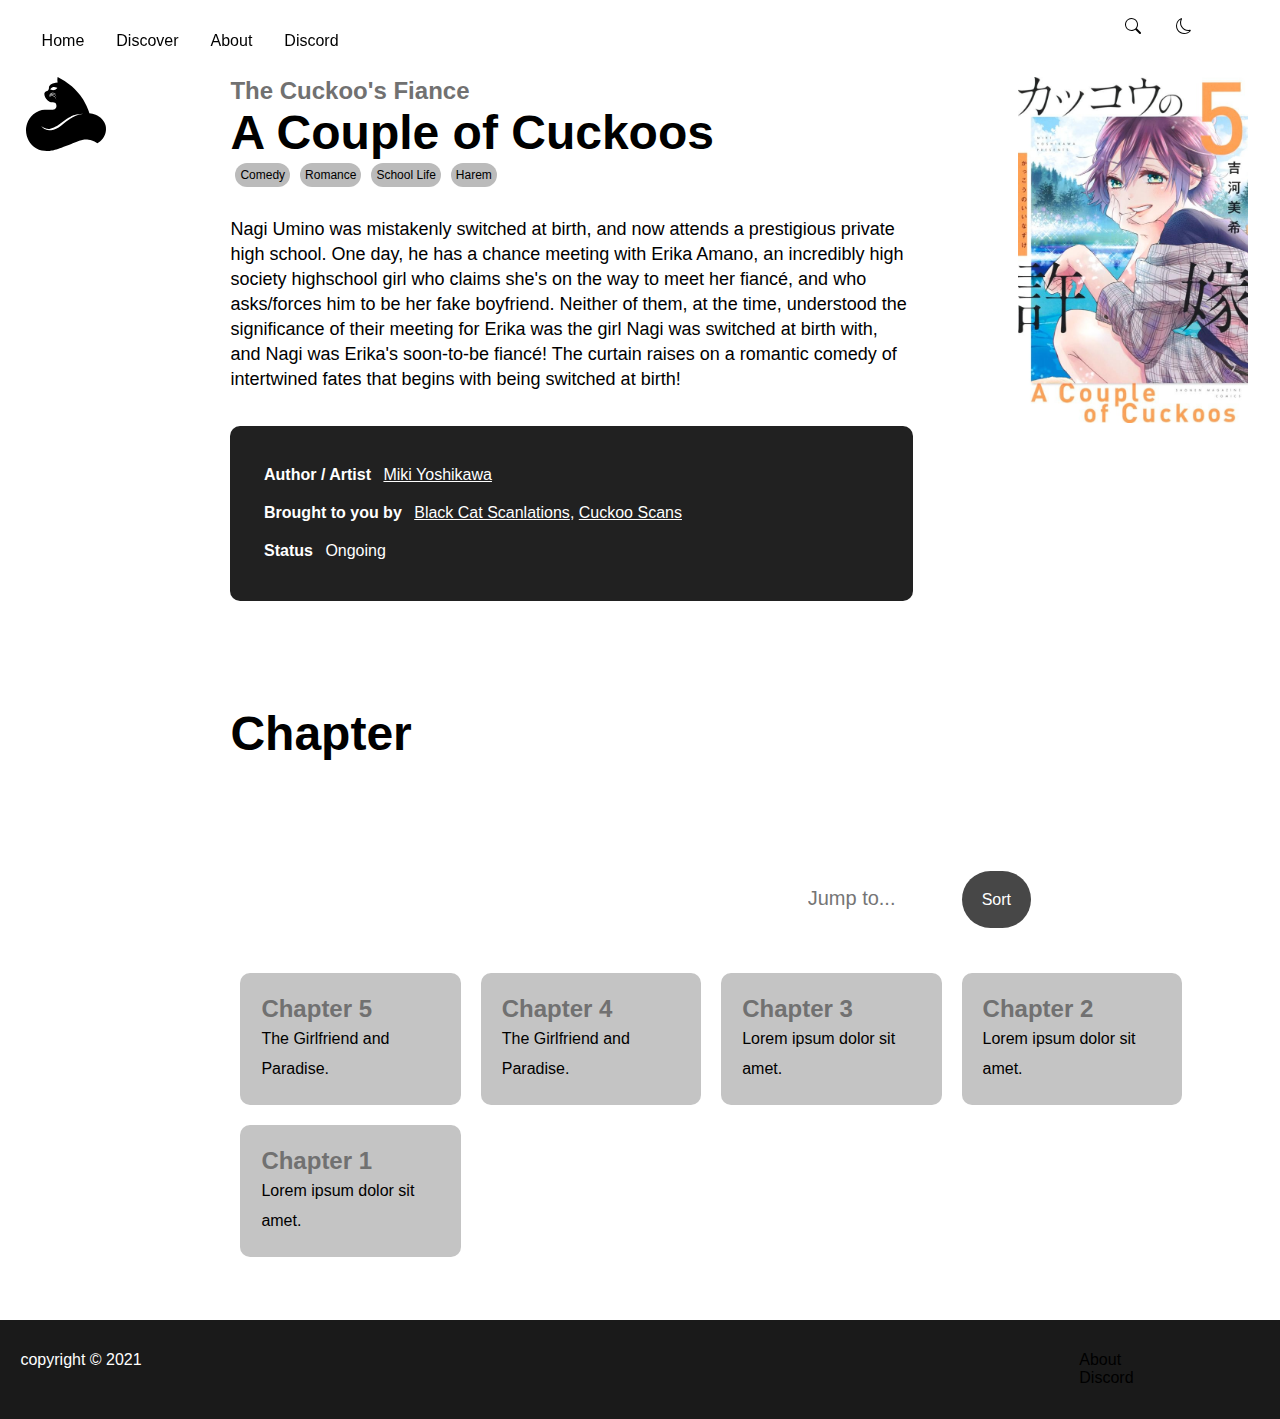
<file: A_Couple_of_Cuckoos.html>
<!DOCTYPE html>
<html lang="en">

    <head>
        <meta charset="UTF-8">
        <meta http-equiv="X-UA-Compatible" content="IE=edge">
        <meta name="viewport" content="width=device-width, initial-scale=1.0">
        <link rel="preconnect" href="https://fonts.googleapis.com">
        <link rel="preconnect" href="https://fonts.gstatic.com" crossorigin>
        <link href="https://fonts.googleapis.com/css2?family=Prompt:wght@300&display=swap" rel="stylesheet">
        <!-- <link rel="stylesheet" href="https://cdn.jsdelivr.net/npm/bootstrap@5.0.2/dist/css/bootstrap.min.css"> -->
        <link rel="stylesheet" href="https://cdn.jsdelivr.net/npm/bootstrap-icons@1.5.0/font/bootstrap-icons.css">
        <script src="https://cdn.jsdelivr.net/npm/bootstrap@5.0.2/dist/js/bootstrap.bundle.min.js"></script>
        <script src="https://ajax.googleapis.com/ajax/libs/jquery/3.4.1/jquery.min.js"></script>
        <script src="https://cdnjs.cloudflare.com/ajax/libs/popper.js/1.14.7/umd/popper.min.js"></script>
        <script src="https://maxcdn.bootstrapcdn.com/bootstrap/4.3.1/js/bootstrap.min.js"></script>
        <link rel="stylesheet"
            href="https://cdnjs.cloudflare.com/ajax/libs/font-awesome/4.7.0/css/font-awesome.min.css">
        <title>A Couple of Cuckoos</title>
        <style>
            * {
                font-family: 'Noto Sans', sans-serif;
                margin: 0;
                padding: 0;
                transition: 0.4s;
            }

            body {
                margin-top: 6%;
                margin-left: 18%;
                background: white;
                color: black;
            }

            .main-container {
                width: 65%;
                float: left;
            }

            h2 {
                color: #717171;
            }

            h1 {
                font-size: 3em;
            }

            .btn-contain {
                margin-top: 5px;
            }

            .btn {
                background: #bbbbbb;
                width: auto;
                height: auto;
                padding: 5px;
                text-align: center;
                margin: 5px;
                border-radius: 20px;
                font-size: 12px;
            }

            .btn:hover {
                color: #000;
                background: #FFF;
                transition: 0.4s;
                cursor: pointer;
            }

            .content {
                margin-top: 5%;
                font-size: 18px;
                line-height: 25px;
            }

            .category {
                margin-top: 5%;
                background: #212121;
                padding-top: 3%;
                padding-bottom: 3%;
                padding-left: 2%;
                color: #FFF;
                border-radius: 10px;
            }

            .category a {
                color: #FFF;

            }

            .category a:hover {
                text-decoration-color: #717171;
            }

            .category p {
                margin: 20px;
            }

            .img-title img {
                width: 100%;
                border-radius: 10px;
            }

            .img-title {
                width: 22%;
                height: auto;
                border-radius: 10px;
                float: left;
                margin-left: 10%;
            }

            .row:after {
                content: "";
                display: table;
                clear: both;
            }

            .chapter-head {
                float: left;
                margin-top: 10%;
            }

            .sort-btn {
                float: left;
                margin-top: 12%;
                margin-left: 55%;
            }

            .sort-btn input {
                background: none;
                color: #FFF;
                border: none;
                border-bottom: 1px solid #FFF;
                font-size: 20px;
                width: 40%;
            }

            .sort-btn #spanl {
                background: #474747;
                color: #FFF;
                padding: 20px;
                border-radius: 30px;
                margin-left: 10px;
            }

            .sort-btn #spanl:hover {
                background: #FFF;
                color: #000;
                padding: 20px;
                border-radius: 30px;
                transition: 0.4s;
                cursor: pointer;
            }

            .chapter-option {
                margin-top: 5%;
                width: 100%;
            }

            .chapter {
                background: #212121;
                float: left;
                margin: 10px;
                width: 17%;
                padding: 2%;
                border-radius: 10px;
                line-height: 30px;
            }

            .chapterd:hover {
                background: #C4C4C4;
                margin: 10px;
                transition: 0.4s;
                color: #000;
                cursor: pointer;
            }

            .chapterd {
                background: #212121;
                color: #fff;
                float: left;
                margin: 10px;
                width: 17%;
                padding: 2%;
                border-radius: 10px;
                line-height: 30px;
            }

            .chapterl:hover {
                background: #212121;
                margin: 10px;
                transition: 0.4s;
                color: #fff;
                cursor: pointer;
            }

            .chapterl {
                background: #C4C4C4;
                color: #000;
                float: left;
                margin: 10px;
                width: 17%;
                padding: 2%;
                border-radius: 10px;
                line-height: 30px;
            }

            .bottom-credit {
                background: hsl(0, 0%, 10%);
                padding: 3%;
                margin-left: -23%;
                color: white;
                margin-top: 5%;
            }

            .copyright {
                float: left;
                width: 25%;
            }

            .link {
                float: left;
                width: 10%;
                margin-left: 60%;
            }

            .link a {
                margin-left: 15px;
                color: #000;
                text-decoration: none;
            }

            .link a:hover {
                text-decoration: underline;
            }

            /* .nav-bar {
                position: fixed;
                margin-left: -18%;
                margin-top: -5.5%;
                padding: 2%;
            } */

            .menu {
                width: 50%;
                display: flex;
                flex-direction: row;
                float: left;
            }

            .menu a {
                margin-left: 35%;
                font-size: 16px;
                font-weight: bold;
                text-decoration: none;
                color: #FFF;
            }

            /* .logo {
                width: 50%;
                height: auto;
                margin: 5px 10px;
            }

            .logo img {
                width: 100%;
            } */

            /* .mode {
                position: fixed;
                width: 25%;
                float: left;
                margin-left: 75%;
                margin-top: -4%;
            }

            .mode button {
                border: none;
                background: none;
                width: 8%;
            }

            .mode button img {
                width: 100%;
                border-radius: 50%;
                filter: invert(100%);
            }

            .mode button img:hover {
                filter: invert(0%);
                transition: 0.4s;
                cursor: pointer;
            } */
            i {
                margin-left: 20%;
            }

            .hicon {
                position: fixed;
                margin-left: -16%;
            }

            .homeicond {
                fill: white;
            }

            .homeicon {
                fill: black;
            }

            .iconl {
                color: #000;
            }

            .iconl:hover {
                color: #fff
            }

            .icond {
                color: #fff;
            }

            .icond:hover {
                color: hsl(0, 0%, 10%);
            }

            .circle-iconl {
                margin-left: 60%;
                padding: 0.2%;
                border-radius: 50%;

            }

            .circle-iconl:hover {
                background: hsl(0, 0%, 10%);
                padding: 0.8%;
                border-radius: 50%;
            }

            .circle-icond:hover {
                background: #fff;
                padding: 0.8%;
                border-radius: 50%;
            }

            .circle-icond {
                padding: 0.2%;
                border-radius: 50%;
                margin-left: 60%;

            }

            .dark-mode {
                background-color: hsl(0, 0%, 10%);
                color: white;
            }

            ul {
                position: fixed;
                top: 0;
                width: 100%;
                list-style-type: none;
                margin-left: -16%;
                padding: 0;
                overflow: hidden;
            }

            .light :hover {
                color: black;
            }

            .dark a {
                color: white;
            }

            li {
                float: left;
            }

            li a {
                display: block;
                color: black;
                padding: 14px 16px;
                text-decoration: none;
            }

            li a:hover {
                text-decoration: underline;
            }
        </style>
    </head>

    <body>
        <ul><br>
            <li class="light" id="nav"><a href="/index.html">Home</a></li>
            <li class="light" id="nav1"><a href="/discover.html">Discover</a></li>
            <li class="light" id="nav2"><a href="/about.html">About</a></li>
            <li class="light" id="nav3"><a href="#about">Discord</a></li>
            <i id="search" class="bi bi-search circle-iconl iconl" style="cursor:pointer;" animation="throb"></i>
            <i id="screenmode" class="bi bi-moon circle-iconl iconl" onclick="darkmode()"
                style="cursor:pointer;margin-left:2%;" animation="throb"></i>
        </ul>
        <a class="hicon" href="/index.html" style="cursor:pointer;">
            <svg>
                <path id="homei" class="homeicon"
                    d="M57.192 36.691c-1.344.232-2.616.55-3.785.906-.658.2-3.258.995-6.567 2.69 0 0-.95.486-1.872 1.017-6.905 3.975-12.915 11.81-19.835 11.958-4.732.101-7.836-2.119-7.836-2.119a10.56 10.56 0 01-1.994-1.852c.148.11 2.58 1.846 5.304 2.485 4.009.94 9.695-2.557 11.425-3.643 2.08-1.305 1.59-1.312 5.774-4.195a123.864 123.864 0 015.546-3.596c.782-.479 1.446-.863 1.626-.966 1.398-.804 4.684-2.243 12.214-2.685zm-25.787-25.78s-1.76 1.825-3.386 2.152c-1.538.309-3.808-.628-3.808-.628s1.446-1.959 3.041-2.357c1.81-.45 4.153.832 4.153.832zm-8.189 8.294c.183-1.603 1.306-2.928 2.802-3.331 2.467-.66 4.267 1.638 4.236 1.692-.03.054-1.934-1.724-3.941-1.302-1.499.315-2.486 1.737-3.097 2.941zm.079.495c.545-1.52 1.938-2.556 3.484-2.607 2.55-.085 3.786 2.563 3.744 2.607-.041.045-1.496-2.115-3.544-2.159-1.531-.035-2.815 1.128-3.684 2.159zm0 .445c.986-1.277 2.631-1.832 4.118-1.401 2.45.708 2.808 3.608 2.755 3.64-.064 0-.777-2.48-2.704-3.154-1.446-.505-3.024.204-4.17.915zM10.047 71.304c5.176 3.064 10.547 2.765 13.451 2.604 2.8-.156 5.057-.674 10.272-2.54.511-.186 1.053-.382 1.626-.593l.167-.062a285.915 285.915 0 004.271-1.613c2.057-.797 3.86-1.524 5.46-2.18 1.015-.416 1.95-.803 2.817-1.16 4.013-1.661 6.589-2.705 9.094-3.112 1.29-.207 2.558-.248 3.994-.117.824.072 1.797.212 2.904.481.108.026.22.055.33.083.466.124.957.268 1.467.442 1.63.552 3.463 1.384 5.444 2.645 1.389-.74 3.776-2.255 5.706-5.03.53-.761 4.236-6.265 2.482-12.807-.61-2.282-1.733-4.13-3.02-5.6-1.174-1.344-2.483-2.377-3.652-3.145 0-.003-.004-.003-.004-.003a20.758 20.758 0 00-3.242-1.73c-2.056-.892-4.157-1.353-6.209-1.509a61.278 61.278 0 00-.83-2.566 56.212 56.212 0 00-4.442-9.66c-.89-1.536-4.837-8.157-12.364-14.765A63.239 63.239 0 0031.66 0s-.678 3.168 0 5.515a20.39 20.39 0 00-3.925.756c-1.607.48-2.456.744-3.287 1.55-.501.482-1.306 1.267-1.468 2.419-.095.71.07 1.414-.393 2.306-.073.14-.187.356-.4.59-.561.636-1.175.7-1.86 1.035 0 0-.92.452-1.545 1.27-1.267 1.655.298 5.469 2.495 7.66.77.768 2.258 2.251 3.935 2.172.336-.016.922-.108 1.795-.006.573.069 1.31.155 1.88.495.05.03.1.062.149.097 1.27.887 1.879 3.16 1.04 4.783-.6 1.16-1.745 1.614-2.379 1.865a4.991 4.991 0 01-1.673.355c-.717.038-1.553-.024-2.765-.076-1.426-.064-2.853-.02-4.28-.08-3.469-.149-8.226 1.753-11.625 4.525C.726 42.642.11 50.696.037 51.918c-.475 7.875 3.618 15.601 10.01 19.386">
                </path>
            </svg>
        </a>
        </div>

        <div class="row">
            <div class="main-container">
                <div class="title-contain" id="title-contain">
                    <!--<h2>Another Title Name</h2>
                    <h1>Alya, Who Sits Next to Me, Sometimes Whispers Sweet Nothings in Russian</h1> -->
                </div>
                <div class="btn-contain" id="genre-btn">
                    <!--<span class="btn">Action</span>
                    <span class="btn">Romance</span>
                    <span class="btn">Historical</span>
                    <span class="btn">genre</span>-->
                </div>

                <div class="content" id="detail">
                    <!--Lorem ipsum dolor sit amet consectetur adipisicing elit. Consectetur, eveniet dicta rerum cupiditate
                    deserunt consequatur delectus eligendi exercitationem dignissimos, cumque accusantium quaerat totam
                    non.
                    Vel
                    mollitia eligendi fugit cupiditate in, eos error laboriosam quidem. Neque quis tempore voluptatem
                    culpa
                    iure. Odio sequi est perferendis fugit doloremque nisi quod maxime explicabo. -->
                </div>

                <div class="category">
                    <p id="author"><b>Author / Artist &ensp;</b></p>
                    <p id="group"><b>Brought to you by &ensp;</b></p>
                    <p id="status"><b>Status &ensp;</b></p>
                </div>
            </div>

            <div class="img-title" id="img-title">
                <img src="img/A Couple of Cuckoos.jpg">
            </div>
        </div>

        <div class="row">
            <div class="chapter-head">
                <h1>Chapter</h1>
            </div>

            <div class="sort-btn">
                <input type="text" placeholder="Jump to..." id="jump-to">
                <span id="spanl">Sort</span>
            </div>
        </div>

        <div class="chapter-option">
            <div class="row">
                <a href="mangacontent/acoupleofcuckoosfirst.html">
                    <div id="chap" class="chapterl">
                        <h2>Chapter 5</h2>
                        <p>The Girlfriend and Paradise.</p>
                    </div>
                </a>

                <a href="mangacontent/acoupleofcuckoossecon.html">
                    <div id="chap1" class="chapterl">
                        <h2>Chapter 4</h2>
                        <p>The Girlfriend and Paradise.</p>
                    </div>
                </a>

                <div id="chap2" class="chapterl">
                    <h2>Chapter 3</h2>
                    <p>Lorem ipsum dolor sit amet.</p>
                </div>

                <div id="chap3" class="chapterl">
                    <h2>Chapter 2</h2>
                    <p>Lorem ipsum dolor sit amet.</p>
                </div>
            </div>

            <div class="row">
                <div id="chap4" class="chapterl">
                    <h2>Chapter 1</h2>
                    <p>Lorem ipsum dolor sit amet.</p>
                </div>
            </div>
        </div>

        <div class="bottom-credit" id="credit">
            <div class="row">
                <div class="copyright">
                    copyright © 2021
                </div>
                <div class="link">
                    <a href="#">About</a>
                    <a href="#">Discord</a>
                </div>
            </div>
        </div>

        <script>
            let requestURL = 'manga.json';
            let request = new XMLHttpRequest();
            request.onreadystatechange = function () {
                if (request.readyState == 4 && request.status == 200) {
                    mangaInfo(JSON.parse(request.responseText));
                }
            };
            request.open("GET", requestURL, true);
            request.send();

            function mangaInfo(data) {
                var content = data.content;
                var parent, h2, h1, span;

                parent = document.getElementById("title-contain");
                h2 = document.createElement("h2");
                var anotherTitle = document.createTextNode(content[0].anotherTitle[0]);
                h2.appendChild(anotherTitle);
                parent.appendChild(h2);

                h1 = document.createElement("h1");
                var title = document.createTextNode(content[0].title);
                h1.appendChild(title);
                parent.appendChild(h1);
                document.getElementById("detail").innerHTML = content[0].detail;

                parent = document.getElementById("genre-btn");
                for (let i = 0; i < content[0].genre.length; i++) {
                    span = document.createElement("span");
                    span.setAttribute("class", "btn");

                    var genre = document.createTextNode(content[0].genre[i]);
                    span.appendChild(genre);
                    parent.appendChild(span);
                }

                parent = document.getElementById("author");
                for (let i = 0; i < content[0].author.length; i++) {
                    var aLink = document.createElement("a");
                    aLink.setAttribute("href", "#");

                    var artist = document.createTextNode(content[0].author[i]);
                    aLink.appendChild(artist);
                    parent.appendChild(aLink);
                    if (i != content[0].author.length - 1) {
                        artist += ", ";
                    }
                }

                parent = document.getElementById("group");
                for (let i = 0; i < content[0].group.length; i++) {
                    aLink = document.createElement("a");
                    aLink.setAttribute("href", "#");

                    var group = document.createTextNode(content[0].group[i]);
                    aLink.appendChild(group);
                    parent.appendChild(aLink);
                    if (i != content[0].group.length - 1) {
                        document.getElementById("group").innerHTML += ", ";
                    }
                }

                document.getElementById("status").innerHTML += content[0].status;

            }

            function darkmode() {
                //to do :homeicon,checkitout
                var element = document.body;
                element.classList.toggle("dark-mode");
                var dm = document.getElementById("screenmode").className;
                if (dm == "bi bi-moon circle-iconl iconl") {
                    document.getElementById("screenmode").className = "bi bi-lightbulb circle-icond icond";
                    document.getElementById("search").className = "bi bi-search circle-icond icond";
                    document.getElementById("nav").className = "dark";
                    document.getElementById("nav1").className = "dark";
                    document.getElementById("nav2").className = "dark";
                    document.getElementById("nav3").className = "dark";
                    document.getElementById("homei").style.fill = "white";
                    document.getElementById("credit").style.background = "white";
                    document.getElementById("credit").style.color = "black";
                    document.getElementById("chap").className = "chapterd";
                    document.getElementById("chap1").className = "chapterd";
                    document.getElementById("chap2").className = "chapterd";
                    document.getElementById("chap3").className = "chapterd";
                    document.getElementById("chap4").className = "chapterd";
                }
                else {
                    document.getElementById("screenmode").className = "bi bi-moon circle-iconl iconl";
                    document.getElementById("search").className = "bi bi-search circle-iconl iconl";
                    document.getElementById("nav").className = "light";
                    document.getElementById("nav1").className = "light";
                    document.getElementById("nav2").className = "light";
                    document.getElementById("nav3").className = "light";
                    document.getElementById("homei").style.fill = "black";
                    document.getElementById("credit").style.background = "hsl(0, 0%, 10%)";
                    document.getElementById("credit").style.color = "white";
                    document.getElementById("chap").className = "chapterl";
                    document.getElementById("chap1").className = "chapterl";
                    document.getElementById("chap2").className = "chapterl";
                    document.getElementById("chap3").className = "chapterl";
                    document.getElementById("chap4").className = "chapterl";

                }
            }

        </script>
    </body>

</html>
</file>
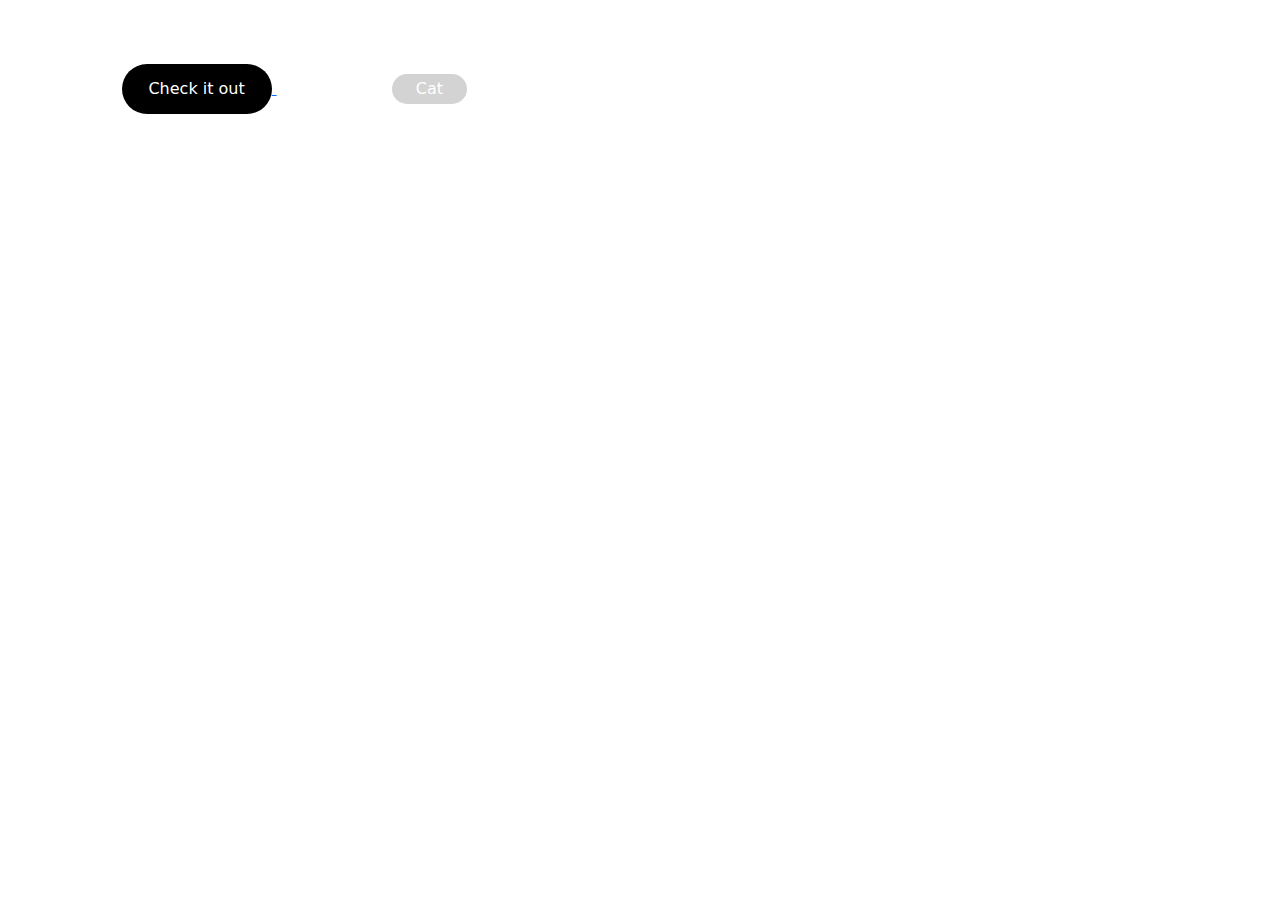
<file: button.html>
<!DOCTYPE html>
<html>
<head>
    <meta charset="utf-8">
    <meta name="viewport" content="width=device-width, initial-scale=1">
    <link rel="stylesheet" href="https://cdn.jsdelivr.net/npm/bootstrap@5.0.2/dist/css/bootstrap.min.css">
    <link rel="stylesheet" href="https://cdn.jsdelivr.net/npm/bootstrap-icons@1.5.0/font/bootstrap-icons.css">
    <script src="https://cdn.jsdelivr.net/npm/bootstrap@5.0.2/dist/js/bootstrap.bundle.min.js"></script>
    <script src="https://ajax.googleapis.com/ajax/libs/jquery/3.4.1/jquery.min.js"></script>
    <script src="https://cdnjs.cloudflare.com/ajax/libs/popper.js/1.14.7/umd/popper.min.js"></script>
    <script src="https://maxcdn.bootstrapcdn.com/bootstrap/4.3.1/js/bootstrap.min.js"></script>
    <link rel="stylesheet" href="https://cdnjs.cloudflare.com/ajax/libs/font-awesome/4.7.0/css/font-awesome.min.css">
    <style>
    *{
        margin: 5%;
    }
    .checkitout{
        background-color: black;
        color: white;
        border-radius: 60px;
        height: 50px;
        width: 150px;
        border-width: 0cm;
        transition: 1s;
    }
    .checkitout:hover{
        background-color: lightgray;
    }
    .catagory{
        background-color: lightgray;
        color: white;
        border-radius: 40px;
        height: 30px;
        width: 75px;
        border-width: 0cm;
        transition: 1s;
    }
    .catagory:hover{
        background-color: black;
    }
    </style>
    </head>
    <body>
        <a href="url" style="cursor:pointer;">
            <button class="checkitout" style="cursor: pointer;">Check it out</button>
        </a>
        <a href="url" style="cursor:pointer;">
            <button class="catagory" style="cursor: pointer;">Cat</button>
        </a>
    </body>
    <script>
    </script>
</html>
</file>
